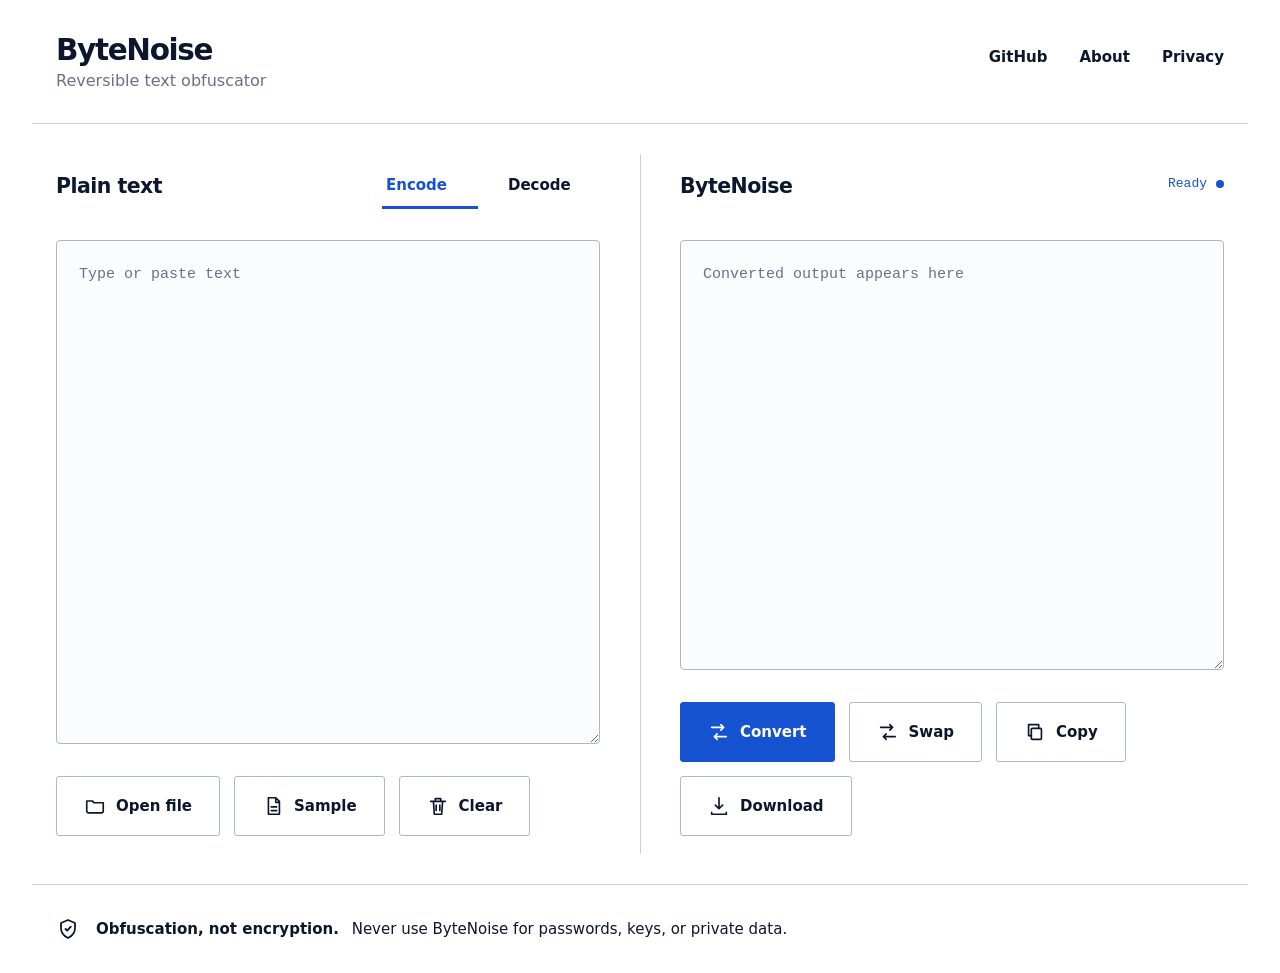
<file: docs/index.html>
<!doctype html>
<html lang="en">
  <head>
    <meta charset="utf-8" />
    <meta name="viewport" content="width=device-width, initial-scale=1" />
    <meta
      name="description"
      content="ByteNoise is a tiny reversible text obfuscator for desktop and web."
    />
    <title>ByteNoise</title>
    <link rel="icon" href="favicon.svg" type="image/svg+xml" />
    <link rel="stylesheet" href="assets/styles.css" />
  </head>
  <body>
    <main class="shell">
      <header class="topbar">
        <a class="brand" href="https://github.com/Majkey25/ByteNoise">
          <span class="brand-name">ByteNoise</span>
          <span class="brand-description">Reversible text obfuscator</span>
        </a>
        <nav aria-label="Project links">
          <a href="https://github.com/Majkey25/ByteNoise">GitHub</a>
          <a href="#about">About</a>
          <a href="privacy.html">Privacy</a>
        </nav>
      </header>

      <h1 class="visually-hidden">ByteNoise text converter</h1>
      <section class="workspace" aria-label="ByteNoise converter">
        <section class="editor-pane input-pane" aria-labelledby="input-label">
          <div class="pane-head">
            <h2 id="input-label">Plain text</h2>
            <div class="mode" role="radiogroup" aria-label="Conversion mode">
              <label>
                <input checked name="mode" type="radio" value="encode" />
                <span>Encode</span>
              </label>
              <label>
                <input name="mode" type="radio" value="decode" />
                <span>Decode</span>
              </label>
            </div>
          </div>
          <textarea
            id="input"
            aria-labelledby="input-label"
            autocomplete="off"
            spellcheck="false"
            placeholder="Type or paste text"
          ></textarea>
          <div class="actions">
            <label class="button file-button">
              <input id="file" type="file" aria-label="Open file" />
              <svg aria-hidden="true" viewBox="0 0 24 24">
                <path d="M3 6.5h6l2 2h10v9a2 2 0 0 1-2 2H5a2 2 0 0 1-2-2z" />
              </svg>
              <span aria-hidden="true">Open file</span>
            </label>
            <button id="sample" type="button">
              <svg aria-hidden="true" viewBox="0 0 24 24">
                <path d="M7 3h8l4 4v14H7zM15 3v5h4M10 13h6M10 17h6" />
              </svg>
              Sample
            </button>
            <button id="clear" type="button">
              <svg aria-hidden="true" viewBox="0 0 24 24">
                <path d="M4 7h16M9 7V4h6v3M7 7l1 14h8l1-14M10 11v6M14 11v6" />
              </svg>
              Clear
            </button>
          </div>
        </section>

        <section class="editor-pane output-pane" aria-labelledby="output-label">
          <div class="pane-head">
            <h2 id="output-label">ByteNoise</h2>
            <p id="status" role="status">Ready</p>
          </div>
          <textarea
            id="output"
            aria-labelledby="output-label"
            readonly
            spellcheck="false"
            placeholder="Converted output appears here"
          ></textarea>
          <div class="actions">
            <button id="convert" class="primary" type="button">
              <svg aria-hidden="true" viewBox="0 0 24 24">
                <path d="M4 7h13M14 4l3 3-3 3M20 17H7M10 14l-3 3 3 3" />
              </svg>
              Convert
            </button>
            <button id="swap" type="button">
              <svg aria-hidden="true" viewBox="0 0 24 24">
                <path d="M4 7h13M14 4l3 3-3 3M20 17H7M10 14l-3 3 3 3" />
              </svg>
              Swap
            </button>
            <button id="copy" type="button">
              <svg aria-hidden="true" viewBox="0 0 24 24">
                <rect x="8" y="8" width="11" height="12" rx="1" />
                <path d="M16 8V4H5v12h3" />
              </svg>
              Copy
            </button>
            <button id="download" type="button">
              <svg aria-hidden="true" viewBox="0 0 24 24">
                <path d="M12 3v12M8 11l4 4 4-4M4 19v2h16v-2" />
              </svg>
              Download
            </button>
          </div>
        </section>
      </section>

      <aside id="about" class="notice" aria-label="Security note">
        <svg aria-hidden="true" viewBox="0 0 24 24">
          <path d="M12 3 5 6v5c0 4.7 2.9 8.1 7 10 4.1-1.9 7-5.3 7-10V6zM9.5 12l1.7 1.7 3.6-4" />
        </svg>
        <p>
          <strong>Obfuscation, not encryption.</strong>
          Never use ByteNoise for passwords, keys, or private data.
        </p>
      </aside>
    </main>

    <script src="assets/app.js"></script>
  </body>
</html>
</file>
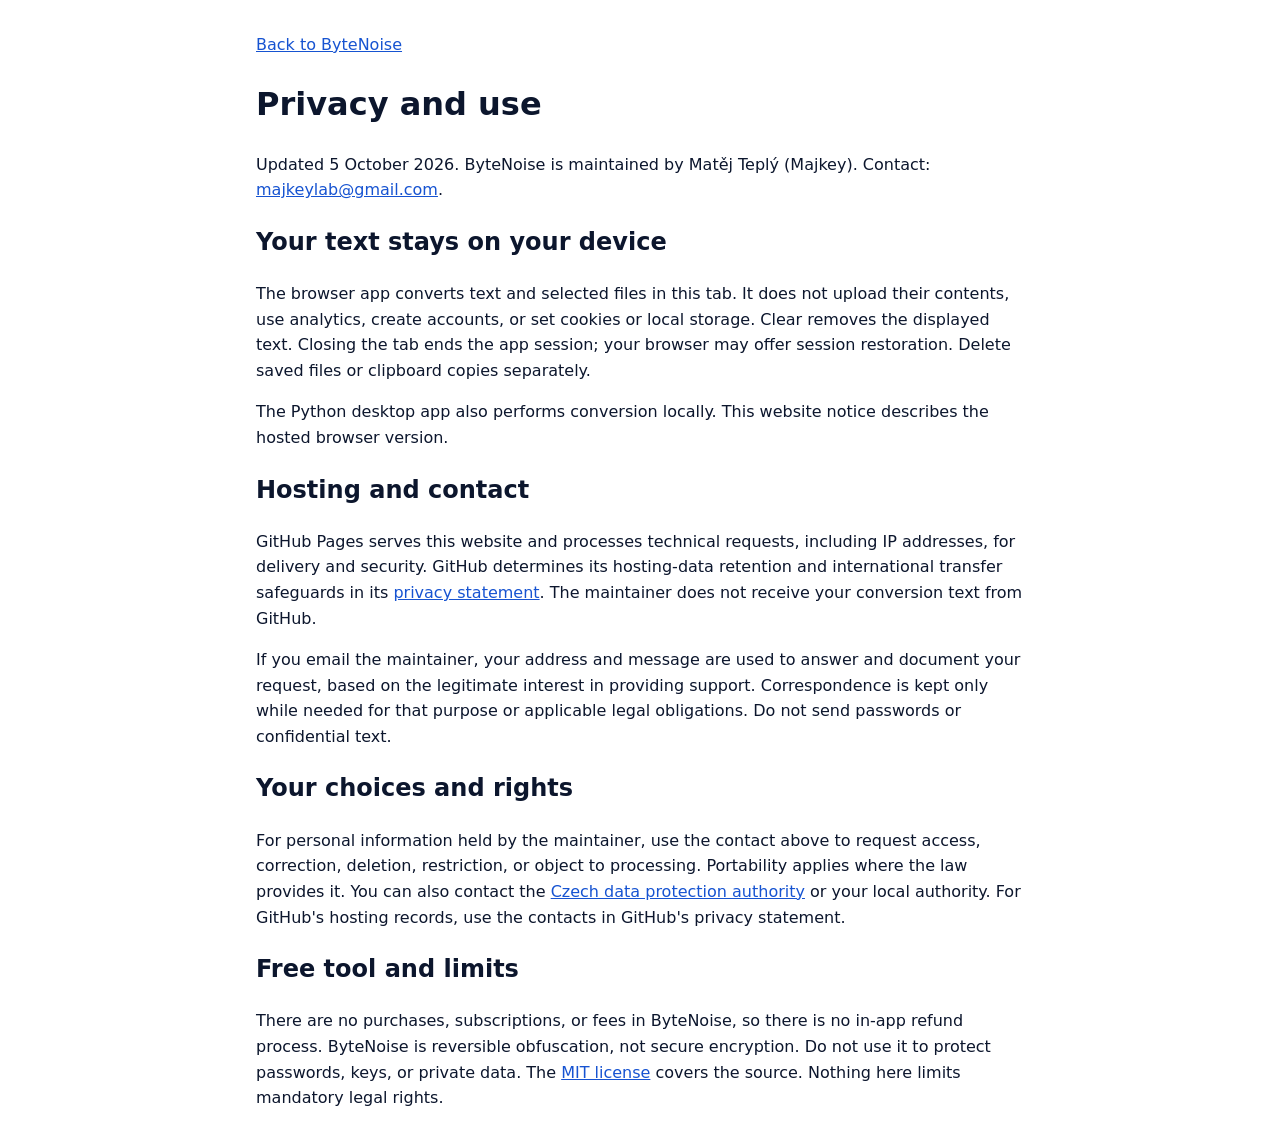
<file: docs/privacy.html>
<!doctype html>
<html lang="en">
  <head>
    <meta charset="utf-8">
    <meta name="viewport" content="width=device-width, initial-scale=1">
    <meta name="referrer" content="no-referrer">
    <title>Privacy and use | ByteNoise</title>
    <style>
      body { max-width: 48rem; margin: 2rem auto; padding: 0 1rem; font: 1rem/1.6 system-ui, sans-serif; color: #0c162d; background: white; }
      a { color: #1653d1; } :focus-visible { outline: 3px solid #1653d1; outline-offset: 3px; }
    </style>
  </head>
  <body>
    <nav aria-label="Back"><a href="./">Back to ByteNoise</a></nav>
    <main>
      <h1>Privacy and use</h1>
      <p>Updated 5 October 2026. ByteNoise is maintained by Matěj Teplý (Majkey). Contact: <a href="mailto:majkeylab@gmail.com">majkeylab@gmail.com</a>.</p>
      <h2>Your text stays on your device</h2>
      <p>The browser app converts text and selected files in this tab. It does not upload their contents, use analytics, create accounts, or set cookies or local storage. Clear removes the displayed text. Closing the tab ends the app session; your browser may offer session restoration. Delete saved files or clipboard copies separately.</p>
      <p>The Python desktop app also performs conversion locally. This website notice describes the hosted browser version.</p>
      <h2>Hosting and contact</h2>
      <p>GitHub Pages serves this website and processes technical requests, including IP addresses, for delivery and security. GitHub determines its hosting-data retention and international transfer safeguards in its <a href="https://docs.github.com/en/site-policy/privacy-policies/github-general-privacy-statement">privacy statement</a>. The maintainer does not receive your conversion text from GitHub.</p>
      <p>If you email the maintainer, your address and message are used to answer and document your request, based on the legitimate interest in providing support. Correspondence is kept only while needed for that purpose or applicable legal obligations. Do not send passwords or confidential text.</p>
      <h2>Your choices and rights</h2>
      <p>For personal information held by the maintainer, use the contact above to request access, correction, deletion, restriction, or object to processing. Portability applies where the law provides it. You can also contact the <a href="https://uoou.gov.cz/">Czech data protection authority</a> or your local authority. For GitHub's hosting records, use the contacts in GitHub's privacy statement.</p>
      <h2>Free tool and limits</h2>
      <p>There are no purchases, subscriptions, or fees in ByteNoise, so there is no in-app refund process. ByteNoise is reversible obfuscation, not secure encryption. Do not use it to protect passwords, keys, or private data. The <a href="https://github.com/Majkey25/ByteNoise/blob/main/LICENSE">MIT license</a> covers the source. Nothing here limits mandatory legal rights.</p>
    </main>
  </body>
</html>
</file>
<file: docs/assets/styles.css>
:root {
  --background: #ffffff;
  --surface: #fbfcfe;
  --text: #0c162d;
  --muted: #687187;
  --line: #cbd1dc;
  --line-strong: #aeb7c7;
  --accent: #1653d1;
  --accent-strong: #0f43ad;
  --danger: #b4232f;
}

* {
  box-sizing: border-box;
}

body {
  margin: 0;
  min-height: 100vh;
  background: var(--background);
  color: var(--text);
  font-family:
    Inter, ui-sans-serif, system-ui, -apple-system, BlinkMacSystemFont, "Segoe UI",
    sans-serif;
}

button,
textarea,
input {
  font: inherit;
}

a {
  color: inherit;
  text-decoration: none;
}

.shell {
  width: min(1522px, calc(100% - 64px));
  margin: 0 auto;
  padding: 36px 0 0;
}

.topbar {
  display: flex;
  min-height: 88px;
  align-items: flex-start;
  justify-content: space-between;
  gap: 32px;
  border-bottom: 1px solid var(--line);
  padding-inline: 24px;
}

.brand {
  display: inline-flex;
  flex-direction: column;
  gap: 4px;
}

.brand-name {
  font-size: clamp(26px, 2.3vw, 34px);
  font-weight: 780;
  letter-spacing: -0.045em;
  line-height: 1;
}

.brand-description {
  color: var(--muted);
  font-size: 16px;
  line-height: 1.5;
}

nav {
  display: flex;
  gap: 32px;
  padding-top: 12px;
  font-size: 15px;
  font-weight: 700;
}

nav a {
  text-underline-offset: 5px;
}

nav a:hover {
  text-decoration: underline;
}

.workspace {
  position: relative;
  display: grid;
  min-height: clamp(686px, calc(100vh - 242px), 750px);
  grid-template-columns: repeat(2, minmax(0, 1fr));
  border-bottom: 1px solid var(--line);
}

.workspace::before {
  position: absolute;
  top: 30px;
  bottom: 30px;
  left: 50%;
  width: 1px;
  background: var(--line);
  content: "";
}

.editor-pane {
  display: flex;
  min-width: 0;
  flex-direction: column;
  padding: 50px 24px 48px;
}

.input-pane {
  padding-left: 24px;
  padding-right: 40px;
}

.output-pane {
  padding-left: 40px;
  padding-right: 24px;
}

.pane-head {
  display: flex;
  min-height: 48px;
  align-items: flex-start;
  justify-content: space-between;
  gap: 24px;
  margin-bottom: 18px;
}

h2,
p {
  margin: 0;
}

h2 {
  font-size: clamp(20px, 1.6vw, 24px);
  font-weight: 760;
  letter-spacing: -0.025em;
  line-height: 1.25;
}

.mode {
  display: flex;
  gap: 26px;
  margin-top: -8px;
}

.mode label {
  position: relative;
  cursor: pointer;
}

.mode input {
  position: absolute;
  opacity: 0;
}

.mode span {
  display: block;
  min-width: 96px;
  border-bottom: 3px solid transparent;
  padding: 10px 4px 12px;
  color: var(--text);
  font-size: 15px;
  font-weight: 700;
}

.mode input:checked + span {
  border-color: var(--accent);
  color: var(--accent);
}

.mode input:focus-visible + span {
  outline: 3px solid var(--accent);
  outline-offset: 2px;
}

textarea {
  width: 100%;
  min-height: 430px;
  flex: 1;
  resize: vertical;
  border: 1px solid var(--line-strong);
  border-radius: 4px;
  padding: 22px;
  background: var(--surface);
  color: var(--text);
  font-family:
    "Cascadia Mono", "SFMono-Regular", Consolas, "Liberation Mono", monospace;
  font-size: 15px;
  line-height: 1.65;
  outline: none;
}

textarea::placeholder {
  color: var(--muted);
  opacity: 1;
}

textarea:focus {
  border-color: var(--accent);
  outline: 2px solid var(--accent);
  outline-offset: -2px;
}

#status {
  display: flex;
  align-items: center;
  gap: 9px;
  max-width: 55%;
  color: var(--accent);
  font-family:
    "Cascadia Mono", "SFMono-Regular", Consolas, "Liberation Mono", monospace;
  font-size: 13px;
  line-height: 1.5;
  text-align: right;
}

#status::after {
  width: 8px;
  height: 8px;
  flex: 0 0 auto;
  border-radius: 50%;
  background: currentcolor;
  content: "";
}

#status[data-failed="true"] {
  color: var(--danger);
}

.actions {
  display: flex;
  flex-wrap: wrap;
  gap: 18px;
  margin-top: 32px;
}

button,
.button {
  display: inline-flex;
  min-height: 60px;
  align-items: center;
  justify-content: center;
  gap: 10px;
  border: 1px solid var(--line-strong);
  border-radius: 3px;
  padding: 10px 31px;
  background: var(--background);
  color: var(--text);
  cursor: pointer;
  font-size: 15px;
  font-weight: 750;
  line-height: 1;
}

button svg,
.button svg,
.notice svg {
  width: 22px;
  height: 22px;
  flex: 0 0 auto;
  fill: none;
  stroke: currentcolor;
  stroke-linecap: round;
  stroke-linejoin: round;
  stroke-width: 1.8;
}

button:hover,
.button:hover {
  border-color: var(--text);
  background: #f6f8fc;
}

button:focus-visible,
.button:focus-within,
nav a:focus-visible,
.brand:focus-visible {
  outline: 3px solid var(--accent);
  outline-offset: 3px;
}

.primary {
  border-color: var(--accent);
  background: var(--accent);
  color: #ffffff;
}

.primary:hover {
  border-color: var(--accent-strong);
  background: var(--accent-strong);
}

.file-button {
  position: relative;
  overflow: hidden;
}

.file-button input {
  position: absolute;
  inset: 0;
  width: 100%;
  cursor: pointer;
  opacity: 0;
}

.notice {
  display: flex;
  min-height: 118px;
  align-items: center;
  gap: 16px;
  padding: 20px 24px;
}

.notice svg {
  width: 24px;
  height: 24px;
}

.notice p {
  color: var(--text);
  font-size: 15px;
  line-height: 1.6;
}

.notice strong {
  margin-right: 8px;
}

.visually-hidden {
  position: absolute;
  width: 1px;
  height: 1px;
  overflow: hidden;
  clip: rect(0 0 0 0);
  clip-path: inset(50%);
  white-space: nowrap;
}

@media (max-width: 1500px) and (min-width: 821px) {
  .actions {
    gap: 14px;
  }

  button,
  .button {
    padding-inline: 27px;
  }
}

@media (max-height: 920px) and (min-width: 821px) {
  .notice {
    min-height: 88px;
  }
}

@media (max-width: 820px) {
  .shell {
    width: min(100% - 32px, 680px);
    padding-top: 20px;
  }

  .topbar {
    min-height: 78px;
    padding-inline: 0;
  }

  nav {
    gap: 18px;
    padding-top: 8px;
  }

  .workspace {
    display: block;
    min-height: 0;
  }

  .workspace::before {
    display: none;
  }

  .editor-pane {
    padding: 28px 0;
  }

  .input-pane {
    border-right: 0;
    border-bottom: 1px solid var(--line);
  }

  textarea {
    min-height: 280px;
  }

  .actions {
    margin-top: 24px;
  }

  button,
  .button {
    min-height: 48px;
  }

  .notice {
    align-items: flex-start;
    padding-inline: 0;
  }
}

@media (max-width: 520px) {
  .shell {
    width: calc(100% - 24px);
    padding-top: 16px;
  }

  .topbar {
    min-height: 70px;
    gap: 16px;
    flex-wrap: wrap;
  }

  .brand-description {
    font-size: 12px;
  }

  nav {
    gap: 14px;
    font-size: 13px;
  }

  .pane-head {
    align-items: flex-start;
  }

  .mode {
    gap: 16px;
  }

  .mode span {
    min-width: 0;
    padding-inline: 2px;
  }

  textarea {
    min-height: 250px;
    padding: 16px;
    font-size: 14px;
  }

  .actions {
    display: grid;
    grid-template-columns: repeat(2, minmax(0, 1fr));
  }

  button,
  .button {
    width: 100%;
    padding-inline: 12px;
  }

  #status {
    max-width: 45%;
  }

  .notice strong {
    display: block;
    margin: 0;
  }
}
</file>
